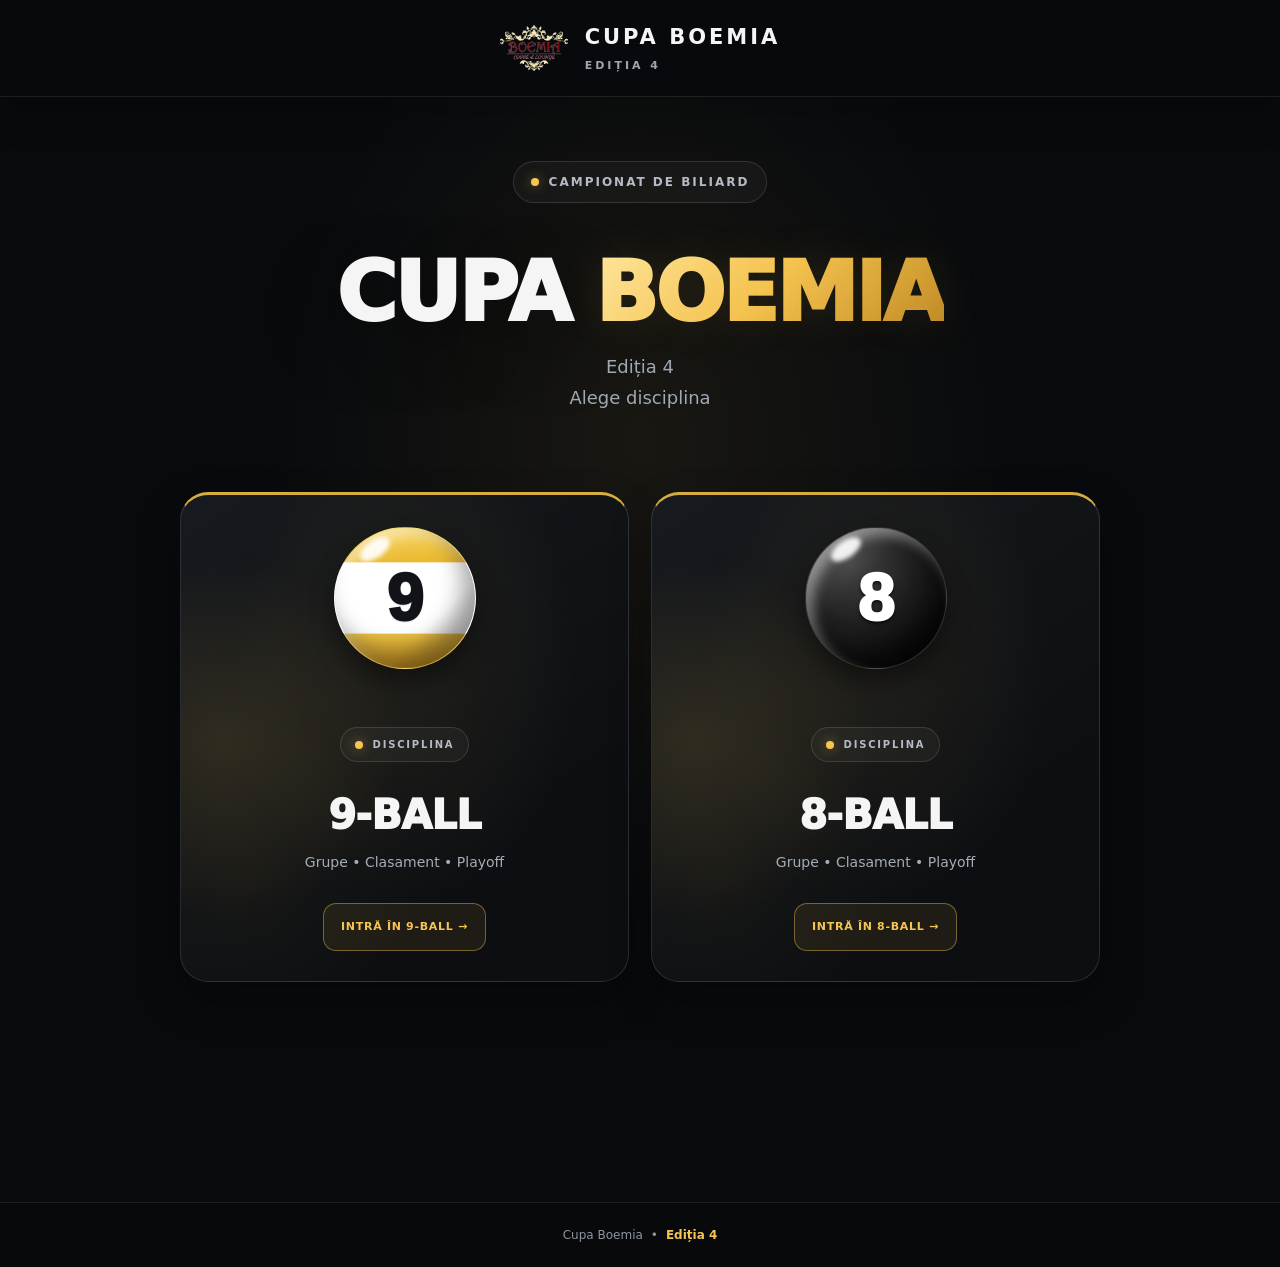
<file: index.html>
<!DOCTYPE html>
<html lang="ro">
<head>
  <meta charset="UTF-8">
  <meta name="viewport" content="width=device-width, initial-scale=1.0">
  <meta name="theme-color" content="#080a0d">
  <meta name="description" content="Cupa Boemia — Ediția 4. Campionat de biliard 8-ball și 9-ball.">
  <title>Cupa Boemia — Ediția 4</title>

  <link rel="stylesheet" href="style.css">

  <style>
    * {
      box-sizing: border-box;
    }

    body.portal {
      margin: 0;
      color: #f5f5f5;
      background:
        radial-gradient(ellipse at 50% 35%, rgba(245,196,81,.07), transparent 42%),
        #080a0d;
      overflow-x: hidden;
    }

    .portal .topbar {
      min-height: 88px;
      padding: 14px 22px;
      background: rgba(8,10,13,.96);
      border-bottom: 1px solid rgba(255,255,255,.09);
      backdrop-filter: blur(12px);
    }

    .portal .brand {
      display: flex;
      align-items: center;
      gap: 17px;
      max-width: 1120px;
      margin: 0 auto;
    }

    .portal .brand-logo {
      display: block;
      width: 68px;
      height: 68px;
      flex: 0 0 auto;
      object-fit: contain;
      border-radius: 12px;
    }

    .portal .brand b {
      display: block;
      font-size: 21px;
      letter-spacing: 3px;
      font-weight: 850;
    }

    .portal .brand small {
      display: block;
      margin-top: 5px;
      color: #a0a6af;
      font-size: 11px;
      letter-spacing: 3px;
    }

    .portal main {
      width: 100%;
      max-width: 1000px;
      margin: 0 auto;
      padding: 0 22px 60px;
    }

    .portal .portal-hero {
      text-align: center;
      padding: 64px 0 54px;
    }

    .portal .eyebrow {
      display: inline-flex;
      justify-content: center;
      align-items: center;
      gap: 10px;
      padding: 11px 17px;
      border: 1px solid rgba(255,255,255,.12);
      border-radius: 100px;
      background: rgba(255,255,255,.035);
      color: #b4bbc5;
      font-size: 12px;
      font-weight: 800;
      letter-spacing: 2px;
    }

    .portal .eyebrow::before {
      content: "";
      width: 8px;
      height: 8px;
      flex: 0 0 auto;
      border-radius: 50%;
      background: #f5c451;
      box-shadow: 0 0 12px rgba(245,196,81,.5);
    }

    .portal .portal-hero h1 {
      margin: 27px 0 16px;
      font-size: clamp(39px, 8vw, 82px);
      line-height: 1.05;
      font-weight: 950;
      letter-spacing: -2.5px;
    }

    .portal .portal-hero h1 span {
      color: #f5c451;
      background: linear-gradient(135deg, #ffe7a0, #f5c451 48%, #bd8722);
      -webkit-background-clip: text;
      background-clip: text;
      -webkit-text-fill-color: transparent;
    }

    .portal .portal-hero p {
      color: #a0a8b2;
      font-size: 18px;
      line-height: 1.7;
      margin: 15px 0 0;
    }

    .portal .disciplines {
      display: grid;
      grid-template-columns: repeat(2, minmax(0, 1fr));
      gap: 22px;
      align-items: stretch;
    }

    .portal .discipline-card {
      position: relative;
      isolation: isolate;
      display: flex;
      flex-direction: column;
      align-items: center;
      min-width: 0;
      padding: 32px 18px 30px;
      overflow: hidden;
      text-align: center;
      text-decoration: none;
      color: inherit;
      border: 1px solid rgba(255,255,255,.12);
      border-top: 3px solid #d7ad42;
      border-radius: 28px;
      background:
        radial-gradient(ellipse at 50% 35%, rgba(245,196,81,.07), transparent 55%),
        linear-gradient(145deg, #171a1e, #0c0e11 75%);
      box-shadow: 0 18px 40px rgba(0,0,0,.28);
      transition: transform .2s ease, border-color .2s ease;
      -webkit-tap-highlight-color: transparent;
    }

    .portal .discipline-card::after {
      content: "";
      position: absolute;
      inset: 0;
      z-index: -1;
      opacity: .18;
      background: radial-gradient(circle at 15% 80%, rgba(245,196,81,.18), transparent 32%);
      pointer-events: none;
    }

    .portal .discipline-card:hover {
      transform: translateY(-4px);
      border-color: rgba(245,196,81,.5);
    }

    /* Bile de biliard: dimensiuni egale pentru a ramane rotunde */

    .portal .discipline-ball {
      position: relative;
      display: flex;
      justify-content: center;
      align-items: center;
      width: 142px;
      height: 142px;
      min-width: 142px;
      flex: 0 0 142px;
      margin: 0 auto 28px;
      padding: 0;
      border: 1px solid rgba(255,255,255,.14);
      border-radius: 50%;
      overflow: hidden;
      isolation: isolate;
      font-family: Arial, Helvetica, sans-serif;
      font-size: 66px;
      font-weight: 950;
      line-height: 1;
      text-align: center;
      box-shadow:
        inset -12px -16px 22px rgba(0,0,0,.35),
        inset 7px 8px 12px rgba(255,255,255,.42),
        0 14px 25px rgba(0,0,0,.45);
      transition: transform .25s ease;
    }

    .portal .discipline-card:hover .discipline-ball {
      transform: translateY(-2px) scale(1.025);
    }

    .portal .discipline-ball::before {
      content: "";
      position: absolute;
      z-index: 2;
      top: 9%;
      left: 17%;
      width: 24%;
      height: 12%;
      border-radius: 50%;
      background: rgba(255,255,255,.9);
      filter: blur(2px);
      transform: rotate(-35deg);
      pointer-events: none;
    }

    .portal .discipline-ball::after {
      content: "";
      position: absolute;
      z-index: 1;
      inset: 0;
      border-radius: inherit;
      background: linear-gradient(
        135deg,
        rgba(255,255,255,.15),
        transparent 38%,
        transparent 68%,
        rgba(0,0,0,.24)
      );
      pointer-events: none;
    }

    /* Bila 9: galbena, cu banda alba */

    .portal .card-9ball .discipline-ball {
      color: #111318;
      background: linear-gradient(
        to bottom,
        #f7d45d 0%,
        #eab82f 24%,
        #fff 25%,
        #fff 75%,
        #e9bd43 76%,
        #c99420 100%
      );
      text-shadow: 0 1px 1px rgba(0,0,0,.12);
    }

    /* Bila 8: neagra, cu cifra alba */

    .portal .card-8ball .discipline-ball {
      color: #fff;
      background: radial-gradient(
        circle at 32% 24%,
        #454545 0%,
        #202020 42%,
        #080808 78%,
        #000 100%
      );
      border-color: rgba(255,255,255,.16);
      text-shadow: 0 2px 3px rgba(0,0,0,.7);
    }

    .portal .discipline-info {
      width: 100%;
    }

    .portal .discipline-info .eyebrow {
      padding: 9px 14px;
      font-size: 10px;
      letter-spacing: 1.8px;
    }

    .portal .discipline-info h2 {
      margin: 20px 0 10px;
      font-size: clamp(28px, 4vw, 40px);
      line-height: 1.1;
      font-weight: 950;
      letter-spacing: -.7px;
    }

    .portal .discipline-info p {
      min-height: 28px;
      margin: 14px 0 24px;
      color: #a4acb7;
      font-size: 14px;
      line-height: 1.6;
    }

    .portal .discipline-button {
      display: inline-flex;
      align-items: center;
      justify-content: center;
      min-height: 48px;
      padding: 0 17px;
      border: 1px solid rgba(245,196,81,.42);
      border-radius: 13px;
      background: rgba(245,196,81,.08);
      color: #f5c451;
      font-size: 11px;
      font-weight: 900;
      letter-spacing: .7px;
      transition: background .2s ease, color .2s ease;
    }

    .portal .discipline-card:hover .discipline-button {
      background: #f5c451;
      color: #111;
    }

    .portal footer {
      display: flex;
      justify-content: center;
      align-items: center;
      gap: 8px;
      flex-wrap: wrap;
      padding: 23px 16px;
      border-top: 1px solid rgba(255,255,255,.09);
      color: #8d96a1;
      font-size: 12px;
    }

    .portal footer b {
      color: #f5c451;
    }

    .portal a:focus-visible {
      outline: 3px solid #f5c451;
      outline-offset: 5px;
    }

    @media (max-width: 650px) {
      .portal .topbar {
        min-height: 82px;
        padding: 12px 17px;
      }

      .portal .brand {
        gap: 13px;
      }

      .portal .brand-logo {
        width: 58px;
        height: 58px;
      }

      .portal .brand b {
        font-size: 17px;
        letter-spacing: 2px;
      }

      .portal .brand small {
        font-size: 10px;
        letter-spacing: 2px;
      }

      .portal main {
        padding: 0 14px 40px;
      }

      .portal .portal-hero {
        padding: 48px 0 38px;
      }

      .portal .portal-hero h1 {
        margin: 24px 0 13px;
        font-size: clamp(36px, 9.5vw, 58px);
        letter-spacing: -2px;
      }

      .portal .portal-hero p {
        font-size: 16px;
        line-height: 1.65;
      }

      .portal .eyebrow {
        gap: 8px;
        padding: 10px 13px;
        font-size: 10px;
        letter-spacing: 1.3px;
      }

      .portal .disciplines {
        gap: 12px;
      }

      .portal .discipline-card {
        padding: 24px 8px 22px;
        border-radius: 22px;
      }

      .portal .discipline-ball {
        width: clamp(94px, 27vw, 124px);
        height: clamp(94px, 27vw, 124px);
        min-width: clamp(94px, 27vw, 124px);
        flex-basis: clamp(94px, 27vw, 124px);
        margin-bottom: 22px;
        font-size: 48px;
      }

      .portal .discipline-info .eyebrow {
        padding: 8px 9px;
        font-size: 9px;
        letter-spacing: .8px;
      }

      .portal .discipline-info h2 {
        margin-top: 16px;
        font-size: clamp(21px, 5.7vw, 30px);
        letter-spacing: -.5px;
      }

      .portal .discipline-info p {
        min-height: 42px;
        margin: 11px 0 18px;
        font-size: 11px;
        line-height: 1.6;
      }

      .portal .discipline-button {
        min-height: 43px;
        padding: 0 8px;
        border-radius: 10px;
        font-size: 9px;
        letter-spacing: 0;
      }
    }

    @media (max-width: 360px) {
      .portal .disciplines {
        grid-template-columns: 1fr;
        gap: 17px;
      }

      .portal .discipline-card {
        padding: 28px 18px;
      }

      .portal .discipline-ball {
        width: 132px;
        height: 132px;
        min-width: 132px;
        flex-basis: 132px;
        font-size: 58px;
      }

      .portal .discipline-info h2 {
        font-size: 32px;
      }

      .portal .discipline-info p {
        min-height: 0;
        font-size: 13px;
      }

      .portal .discipline-button {
        padding: 0 16px;
        font-size: 11px;
      }
    }

    @media (prefers-reduced-motion: reduce) {
      .portal *,
      .portal *::before,
      .portal *::after {
        transition: none !important;
        scroll-behavior: auto !important;
      }
    }
  </style>
</head>

<body class="portal">

  <header class="topbar">
    <div class="brand">
      <img class="brand-logo" src="boemia-logo.png" alt="Logo Boemia">
      <div>
        <b>CUPA BOEMIA</b>
        <small>EDIȚIA 4</small>
      </div>
    </div>
  </header>

  <main>
    <section class="portal-hero">
      <div class="eyebrow">CAMPIONAT DE BILIARD</div>

      <h1>CUPA <span>BOEMIA</span></h1>

      <p>
        Ediția 4
        <br>
        Alege disciplina
      </p>
    </section>

    <section class="disciplines" aria-label="Alege disciplina de biliard">

      <a href="9ball.html" class="discipline-card card-9ball">
        <div class="discipline-ball" aria-label="Bila numărul 9">9</div>

        <div class="discipline-info">
          <div class="eyebrow">DISCIPLINA</div>
          <h2>9-BALL</h2>
          <p>Grupe • Clasament • Playoff</p>
          <span class="discipline-button">INTRĂ ÎN 9-BALL →</span>
        </div>
      </a>

      <a href="8ball.html" class="discipline-card card-8ball">
        <div class="discipline-ball" aria-label="Bila numărul 8">8</div>

        <div class="discipline-info">
          <div class="eyebrow">DISCIPLINA</div>
          <h2>8-BALL</h2>
          <p>Grupe • Clasament • Playoff</p>
          <span class="discipline-button">INTRĂ ÎN 8-BALL →</span>
        </div>
      </a>

    </section>
  </main>

  <footer>
    <span>Cupa Boemia</span>
    <span>•</span>
    <b>Ediția 4</b>
  </footer>

</body>
</html>
</file>
<file: style.css>
/* =========================================================
   CUPA BOEMIA — STYLE.CSS
   EDIȚIA 4 — PREMIUM TOURNAMENT DESIGN
   ========================================================= */

:root {
  --bg: #080a0d;
  --bg-soft: #0f1318;
  --panel: #14191f;
  --panel-2: #1b222a;

  --text: #f5f6f8;
  --muted: #9aa3ad;

  --line: rgba(255,255,255,.09);

  --accent: #f5c451;
  --accent-light: #ffe08a;
  --accent-soft: rgba(245,196,81,.14);

  --success: #62d99b;
  --danger: #ff6b6b;

  --shadow: 0 20px 60px rgba(0,0,0,.38);

  --radius: 16px;
}


/* =========================================================
   RESET
   ========================================================= */

* {
  box-sizing: border-box;
}

html {
  scroll-behavior: smooth;
}

body {
  margin: 0;
  min-height: 100vh;

  background:
    radial-gradient(
      circle at 15% -5%,
      rgba(245,196,81,.10),
      transparent 30%
    ),
    radial-gradient(
      circle at 90% 10%,
      rgba(255,255,255,.035),
      transparent 25%
    ),
    var(--bg);

  color: var(--text);

  font-family:
    Inter,
    system-ui,
    -apple-system,
    BlinkMacSystemFont,
    "Segoe UI",
    sans-serif;

  line-height: 1.5;
}

a {
  color: inherit;
  text-decoration: none;
}

button,
input,
select {
  font: inherit;
}


/* =========================================================
   SCROLLBAR
   ========================================================= */

::-webkit-scrollbar {
  width: 9px;
  height: 9px;
}

::-webkit-scrollbar-track {
  background: #07090b;
}

::-webkit-scrollbar-thumb {
  background: #30363e;
  border-radius: 20px;
}

::-webkit-scrollbar-thumb:hover {
  background: #454d57;
}


/* =========================================================
   TOPBAR
   ========================================================= */

.topbar {
  position: sticky;
  top: 0;
  z-index: 100;

  min-height: 78px;

  display: flex;
  align-items: center;

  padding: 0 28px;

  background:
    linear-gradient(
      180deg,
      rgba(8,10,13,.97),
      rgba(8,10,13,.88)
    );

  backdrop-filter: blur(18px);

  border-bottom: 1px solid var(--line);

  box-shadow:
    0 12px 40px rgba(0,0,0,.22);
}


/* =========================================================
   BRAND
   ========================================================= */

.brand {
  position: relative;

  display: flex;
  align-items: center;

  gap: 12px;
}

.brand .ball,
.ball {
  width: 34px;
  height: 34px;

  display: flex;
  align-items: center;
  justify-content: center;

  border-radius: 50%;

  background:
    radial-gradient(
      circle at 30% 25%,
      #fff 0 8%,
      #f5c451 9% 55%,
      #9c6d17 100%
    );

  color: #17130a;

  font-size: 11px;
  font-weight: 950;

  box-shadow:
    0 8px 25px rgba(245,196,81,.15),
    inset -5px -6px 10px rgba(0,0,0,.2);
}

.brand b {
  display: block;

  font-size: 17px;
  letter-spacing: 2.5px;
}

.brand small {
  display: block;

  margin-top: 2px;

  color: var(--accent);

  font-size: 8px;
  font-weight: 900;
  letter-spacing: 2px;
}

.brand::after {
  display: none;
}


/* =========================================================
   NAV
   ========================================================= */

nav {
  display: flex;
  align-items: center;

  gap: 5px;

  margin-left: auto;
}

nav a {
  padding: 10px 13px;

  border-radius: 9px;

  color: var(--muted);

  font-size: 13px;
  font-weight: 750;

  transition:
    color .2s ease,
    background .2s ease,
    transform .2s ease;
}

nav a:hover {
  color: var(--text);

  background:
    rgba(255,255,255,.055);

  transform: translateY(-1px);
}


/* =========================================================
   GENERAL CONTAINER
   ========================================================= */

.container {
  width: min(1400px, calc(100% - 36px));

  margin: 0 auto;
}


/* =========================================================
   EYEBROW
   ========================================================= */

.eyebrow {
  display: inline-flex;
  align-items: center;
  gap: 9px;

  padding: 7px 12px;

  border: 1px solid var(--line);
  border-radius: 999px;

  background:
    rgba(255,255,255,.025);

  color: var(--muted);

  font-size: 10px;
  font-weight: 900;
  letter-spacing: 1.6px;
  text-transform: uppercase;
}

.eyebrow::before {
  content: "●";

  color: var(--accent);

  font-size: 7px;

  text-shadow:
    0 0 15px rgba(245,196,81,.8);
}


/* =========================================================
   =========================================================
   PAGINA PRINCIPAL — PORTAL
   =========================================================
   ========================================================= */

body.portal {
  min-height: 100vh;

  background:
    radial-gradient(
      circle at 50% -15%,
      rgba(245,196,81,.14),
      transparent 38%
    ),
    radial-gradient(
      circle at 10% 50%,
      rgba(255,255,255,.025),
      transparent 30%
    ),
    var(--bg);
}


/* =========================================================
   PORTAL HERO
   ========================================================= */

.portal-hero {
  width: min(1100px, calc(100% - 36px));

  margin: 0 auto;

  padding: 90px 0 45px;

  text-align: center;
}

.portal-hero .eyebrow {
  margin-bottom: 20px;
}

.portal-hero h1 {
  margin: 0;

  font-size:
    clamp(52px, 9vw, 105px);

  line-height: .88;

  letter-spacing: -5px;

  font-weight: 950;

  text-shadow:
    0 25px 70px rgba(0,0,0,.4);
}

.portal-hero h1 span {
  display: inline-block;

  color: var(--accent);

  text-shadow:
    0 0 45px rgba(245,196,81,.10);
}

.portal-hero p {
  margin: 25px 0 0;

  color: var(--muted);

  font-size: 15px;

  line-height: 1.7;
}


/* =========================================================
   DISCIPLINE GRID
   ========================================================= */

.disciplines {
  width: min(1100px, calc(100% - 36px));

  margin: 0 auto;

  padding: 25px 0 90px;

  display: grid !important;

  grid-template-columns:
    repeat(2, minmax(0, 1fr)) !important;

  gap: 28px;
}


/* =========================================================
   DISCIPLINE CARD
   ========================================================= */

.discipline-card {
  position: relative;

  min-height: 315px;

  display: flex !important;
  align-items: center;

  gap: 30px;

  padding: 38px;

  overflow: hidden;

  border: 1px solid var(--line);

  border-radius: 22px;

  background:
    linear-gradient(
      145deg,
      rgba(255,255,255,.055),
      rgba(255,255,255,.012)
    );

  box-shadow:
    0 22px 65px rgba(0,0,0,.30);

  transition:
    transform .25s ease,
    border-color .25s ease,
    box-shadow .25s ease;
}

.discipline-card::before {
  content: "";

  position: absolute;

  inset: 0;

  pointer-events: none;

  background:
    radial-gradient(
      circle at 10% 50%,
      rgba(245,196,81,.13),
      transparent 38%
    );
}

.discipline-card:hover {
  transform: translateY(-7px);

  border-color:
    rgba(245,196,81,.40);

  box-shadow:
    0 30px 85px rgba(0,0,0,.42);
}


/* =========================================================
   9 BALL / 8 BALL TOP ACCENT
   ========================================================= */

.card-9ball,
.card-8ball {
  border-top:
    2px solid rgba(245,196,81,.72);
}


/* =========================================================
   BILIARD BALL
   ========================================================= */

.discipline-ball {
  position: relative;
  z-index: 2;

  flex: 0 0 108px;

  width: 108px;
  height: 108px;

  display: flex;
  align-items: center;
  justify-content: center;

  border-radius: 50%;

  background:
    radial-gradient(
      circle at 31% 25%,
      #fff 0 7%,
      #e1e4e8 8% 53%,
      #858c95 100%
    );

  color: #11151a;

  font-size: 46px;

  font-weight: 950;

  box-shadow:
    0 18px 38px rgba(0,0,0,.45),
    inset -12px -14px 20px rgba(0,0,0,.16),
    inset 8px 8px 16px rgba(255,255,255,.75);
}

.card-9ball .discipline-ball {
  background:
    radial-gradient(
      circle at 31% 25%,
      #fff 0 7%,
      #f5c451 8% 53%,
      #ae7818 100%
    );
}


/* =========================================================
   DISCIPLINE INFO
   ========================================================= */

.discipline-info {
  position: relative;

  z-index: 3;

  min-width: 0;
}

.discipline-info .eyebrow {
  margin-bottom: 11px;

  padding: 5px 10px;

  font-size: 8px;
}

.discipline-info h2 {
  margin: 0;

  font-size:
    clamp(30px, 4vw, 48px);

  line-height: 1;

  letter-spacing: -1.5px;

  font-weight: 950;
}

.discipline-info p {
  margin: 10px 0 23px;

  color: var(--muted);

  font-size: 13px;
}


/* =========================================================
   DISCIPLINE BUTTON
   ========================================================= */

.discipline-button {
  display: inline-flex;
  align-items: center;

  padding: 11px 15px;

  border:
    1px solid rgba(245,196,81,.25);

  border-radius: 9px;

  background:
    rgba(245,196,81,.06);

  color: var(--accent);

  font-size: 10px;
  font-weight: 950;
  letter-spacing: .5px;

  transition:
    background .2s ease,
    border-color .2s ease,
    transform .2s ease;
}

.discipline-card:hover .discipline-button {
  background:
    rgba(245,196,81,.12);

  border-color:
    rgba(245,196,81,.42);

  transform: translateX(3px);
}


/* =========================================================
   GENERAL HERO — DISCIPLINE PAGES
   ========================================================= */

.hero {
  position: relative;

  min-height: 620px;

  display: flex;
  align-items: center;

  overflow: hidden;

  isolation: isolate;
}

.hero::before {
  content: "CUPA BOEMIA";

  position: absolute;

  right: -30px;
  bottom: 30px;

  z-index: -1;

  color:
    rgba(255,255,255,.025);

  font-size:
    clamp(80px,14vw,190px);

  font-weight: 950;

  letter-spacing: -9px;

  white-space: nowrap;

  pointer-events: none;
}

.hero::after {
  content: "";

  position: absolute;

  width: 520px;
  height: 520px;

  right: -220px;
  top: -180px;

  border-radius: 50%;

  background:
    radial-gradient(
      circle,
      rgba(245,196,81,.12),
      transparent 68%
    );

  pointer-events: none;
}

.hero-content {
  max-width: 820px;

  padding: 80px 0;
}

.hero h1 {
  margin: 20px 0 16px;

  font-size:
    clamp(44px,7vw,92px);

  line-height: .95;

  letter-spacing: -4px;

  font-weight: 950;
}

.hero h1 span {
  color: var(--accent);
}

.hero p {
  max-width: 650px;

  color: var(--muted);

  font-size: 17px;

  line-height: 1.7;
}


/* =========================================================
   BUTTONS
   ========================================================= */

.btn {
  border: 1px solid var(--line);

  border-radius: 10px;

  padding: 10px 15px;

  background:
    rgba(255,255,255,.035);

  color: var(--text);

  font-weight: 800;

  cursor: pointer;

  transition:
    transform .2s ease,
    background .2s ease,
    border-color .2s ease,
    box-shadow .2s ease;
}

.btn:hover {
  transform: translateY(-2px);

  background:
    rgba(255,255,255,.07);

  border-color:
    rgba(255,255,255,.15);
}

.btn.primary {
  background:
    linear-gradient(
      135deg,
      #f7d36c,
      #dcae3d
    );

  color: #17130a;

  border-color:
    rgba(245,196,81,.5);

  box-shadow:
    0 10px 30px rgba(245,196,81,.15);
}


/* =========================================================
   STATS
   ========================================================= */

.stats {
  display: grid;

  grid-template-columns:
    repeat(4,1fr);

  overflow: hidden;

  border:
    1px solid var(--line);

  border-radius:
    var(--radius);

  background:
    linear-gradient(
      135deg,
      rgba(255,255,255,.04),
      rgba(255,255,255,.015)
    );

  box-shadow:
    var(--shadow);
}

.stats > div {
  position: relative;

  padding: 26px;

  border-right:
    1px solid var(--line);
}

.stats > div:last-child {
  border-right: 0;
}

.stats strong {
  display: block;

  margin-bottom: 5px;

  color: var(--accent);

  font-size: 30px;

  font-weight: 950;
}

.stats span {
  color: var(--muted);

  font-size: 11px;

  font-weight: 800;

  letter-spacing: 1px;

  text-transform: uppercase;
}


/* =========================================================
   SECTIONS
   ========================================================= */

section {
  padding: 70px 0;
}

.section-head {
  display: flex;

  align-items: flex-end;

  justify-content: space-between;

  gap: 20px;

  margin-bottom: 28px;
}

.section-head h2 {
  margin: 0;

  font-size: 30px;

  letter-spacing: -1px;
}

.section-head h2::after {
  content: "";

  display: block;

  width: 55px;
  height: 3px;

  margin-top: 14px;

  border-radius: 5px;

  background: var(--accent);
}

.section-head p {
  margin: 0;

  color: var(--muted);
}


/* =========================================================
   GROUPS
   ========================================================= */

.groups {
  display: grid;

  grid-template-columns:
    repeat(2,minmax(0,1fr));

  gap: 24px;
}

.group-card {
  position: relative;

  overflow: hidden;

  background:
    linear-gradient(
      145deg,
      rgba(255,255,255,.045),
      rgba(255,255,255,.012)
    );

  border:
    1px solid var(--line);

  border-radius:
    var(--radius);

  box-shadow:
    0 14px 45px rgba(0,0,0,.18);
}

.group-card::before {
  content: "";

  position: absolute;

  left: 0;
  top: 0;

  width: 100%;
  height: 2px;

  background:
    linear-gradient(
      90deg,
      transparent,
      var(--accent),
      transparent
    );
}


/* =========================================================
   GROUP TITLE
   ========================================================= */

.group-title {
  min-height: 76px;

  padding: 0 22px;

  display: flex;

  align-items: center;

  justify-content: space-between;

  gap: 15px;

  border-bottom:
    1px solid var(--line);
}

.group-title span {
  display: flex;

  align-items: center;

  gap: 10px;

  font-size: 17px;

  font-weight: 950;

  letter-spacing: 1px;
}

.group-title span::before {
  content: "🎱";

  font-size: 15px;
}

.group-title small {
  padding: 6px 10px;

  border: 1px solid var(--line);

  border-radius: 999px;

  color: var(--muted);

  font-size: 9px;

  font-weight: 900;
}


/* =========================================================
   TABLES
   ========================================================= */

.table-wrap {
  width: 100%;

  overflow-x: auto;
}

table {
  width: 100%;

  border-collapse: collapse;

  font-variant-numeric:
    tabular-nums;

  white-space: nowrap;
}

th {
  padding: 13px 10px;

  background:
    rgba(255,255,255,.018);

  color: #7f8994;

  border-bottom:
    1px solid var(--line);

  font-size: 9px;

  font-weight: 900;

  text-align: center;
}

td {
  height: 49px;

  padding: 9px 10px;

  border-bottom:
    1px solid rgba(255,255,255,.045);

  color: #cdd2d8;

  font-size: 12px;

  text-align: center;
}

td:nth-child(2) {
  text-align: left;

  color: var(--text);
}

tbody tr {
  transition:
    background .2s ease;
}

tbody tr:hover {
  background:
    rgba(255,255,255,.025);
}


/* =========================================================
   PODIUM
   ========================================================= */

.group-card tbody tr:nth-child(1) {
  background:
    linear-gradient(
      90deg,
      rgba(212,175,55,.18),
      rgba(212,175,55,.04),
      transparent
    );
}

.group-card tbody tr:nth-child(1) td:first-child {
  color: #d4af37;

  font-size: 17px;

  font-weight: 950;
}

.group-card tbody tr:nth-child(1) td:nth-child(2) {
  color: #f4d77a;

  font-weight: 900;
}

.group-card tbody tr:nth-child(2) {
  background:
    linear-gradient(
      90deg,
      rgba(192,192,192,.10),
      transparent
    );
}

.group-card tbody tr:nth-child(2) td:first-child {
  color: #c0c0c0;

  font-weight: 950;
}

.group-card tbody tr:nth-child(3) {
  background:
    linear-gradient(
      90deg,
      rgba(205,127,50,.10),
      transparent
    );
}

.group-card tbody tr:nth-child(3) td:first-child {
  color: #cd7f32;

  font-weight: 950;
}


/* =========================================================
   PROCENTE / PUNCTE
   ========================================================= */

td:nth-child(8) strong,
td:nth-child(10) strong {
  display: inline-flex;

  align-items: center;
  justify-content: center;

  min-width: 55px;
  min-height: 28px;

  padding: 0 8px;

  border:
    1px solid var(--line);

  border-radius: 7px;

  background:
    rgba(255,255,255,.035);
}

td:nth-child(10) strong {
  color: var(--accent);

  border-color:
    rgba(245,196,81,.2);

  background:
    rgba(245,196,81,.055);
}


/* =========================================================
   BRACKET
   ========================================================= */

.bracket,
.playoff-bracket {
  display: grid;

  gap: 20px;
}

.bracket-round {
  position: relative;

  padding: 24px;

  border:
    1px solid var(--line);

  border-radius:
    var(--radius);

  background:
    linear-gradient(
      145deg,
      rgba(255,255,255,.045),
      rgba(255,255,255,.012)
    );

  box-shadow:
    0 15px 45px rgba(0,0,0,.18);
}

.bracket-round h3 {
  margin: 0 0 10px;

  color: var(--accent);

  font-size: 20px;
}

.bracket-round h4 {
  margin: 28px 0 13px;

  color: var(--muted);

  font-size: 11px;

  letter-spacing: 1.4px;

  text-transform: uppercase;
}

.bracket-match {
  min-height: 70px;

  display: grid;

  grid-template-columns:
    auto 1fr auto 1fr;

  align-items: center;

  gap: 12px;

  margin: 10px 0;

  padding: 12px 15px;

  border:
    1px solid var(--line);

  border-radius: 11px;

  background:
    rgba(255,255,255,.025);
}

.bracket-match span:first-child {
  min-width: 30px;

  height: 30px;

  display: inline-flex;

  align-items: center;
  justify-content: center;

  border-radius: 8px;

  background:
    var(--accent-soft);

  color: var(--accent);

  font-size: 10px;

  font-weight: 950;
}

.bracket-match strong {
  color: var(--text);

  font-size: 13px;
}

.bracket-match span:not(:first-child) {
  color: var(--muted);

  font-size: 9px;

  font-weight: 900;

  text-align: center;
}


/* =========================================================
   MATCHES
   ========================================================= */

.matches {
  display: grid;

  gap: 12px;
}

.match-item {
  display: flex;

  align-items: center;

  gap: 18px;

  padding: 17px 18px;

  border:
    1px solid var(--line);

  border-radius: 13px;

  background:
    rgba(255,255,255,.025);
}

.match-score {
  min-width: 72px;

  padding: 8px 12px;

  border:
    1px solid rgba(245,196,81,.2);

  border-radius: 9px;

  background:
    rgba(245,196,81,.045);

  color: var(--accent);

  font-size: 17px;

  font-weight: 950;

  text-align: center;
}


/* =========================================================
   FORMS
   ========================================================= */

.score-form {
  padding: 24px;

  border:
    1px solid var(--line);

  border-radius:
    var(--radius);

  background:
    linear-gradient(
      145deg,
      rgba(255,255,255,.045),
      rgba(255,255,255,.012)
    );

  box-shadow:
    var(--shadow);
}

.score-form select,
.score-form input {
  width: 100%;

  min-height: 44px;

  padding: 0 12px;

  border:
    1px solid var(--line);

  border-radius: 9px;

  outline: none;

  background: #101419;

  color: var(--text);
}

.score-form select:focus,
.score-form input:focus {
  border-color:
    rgba(245,196,81,.5);

  box-shadow:
    0 0 0 3px
    rgba(245,196,81,.08);
}

#scoreMessage {
  margin-top: 15px;

  padding: 10px 12px;

  border-left:
    3px solid var(--accent);

  background:
    rgba(255,255,255,.025);

  color: var(--muted);
}


/* =========================================================
   FOOTER
   ========================================================= */

footer {
  margin-top: 70px;

  padding: 35px 20px;

  border-top:
    1px solid var(--line);

  background:
    rgba(0,0,0,.15);

  color: var(--muted);

  text-align: center;

  font-size: 11px;
}


/* =========================================================
   PREMIUM GLOW
   ========================================================= */

.group-card,
.bracket-round,
.score-form,
.stats {
  position: relative;
}

.group-card::after,
.bracket-round::after,
.score-form::after,
.stats::after {
  content: "";

  position: absolute;

  inset: 0;

  border-radius: inherit;

  pointer-events: none;

  box-shadow:
    inset 0 1px rgba(255,255,255,.035);
}


/* =========================================================
   DISCIPLINE ACCENT
   ========================================================= */

body.discipline-8ball .eyebrow::before {
  content: "8";
}

body.discipline-9ball .eyebrow::before {
  content: "9";
}


/* =========================================================
   SELECTION
   ========================================================= */

::selection {
  background:
    rgba(245,196,81,.25);

  color: #fff;
}


/* =========================================================
   RESPONSIVE — TABLET
   ========================================================= */

@media (max-width: 900px) {

  .topbar {
    padding: 0 18px;
  }

  .groups {
    grid-template-columns: 1fr;
  }

  .stats {
    grid-template-columns:
      repeat(2,1fr);
  }

  .stats > div:nth-child(2) {
    border-right: 0;
  }

  .stats > div:nth-child(-n+2) {
    border-bottom:
      1px solid var(--line);
  }

  .hero {
    min-height: 560px;
  }
}


/* =========================================================
   RESPONSIVE — PORTAL
   IMPORTANT:
   8-BALL + 9-BALL REMAIN SIDE BY SIDE
   ========================================================= */

@media (max-width: 700px) {

  .portal-hero {
    width:
      calc(100% - 24px);

    padding:
      65px 0 35px;
  }

  .portal-hero h1 {
    font-size:
      clamp(48px,14vw,75px);

    letter-spacing:
      -4px;
  }

  .disciplines {
    width:
      calc(100% - 24px);

    grid-template-columns:
      repeat(2,minmax(0,1fr)) !important;

    gap: 12px;

    padding-bottom: 55px;
  }

  .discipline-card {
    min-height: 270px;

    flex-direction: column !important;

    justify-content: center;

    text-align: center;

    gap: 16px;

    padding:
      22px 12px;
  }

  .discipline-ball {
    flex:
      0 0 78px;

    width: 78px;
    height: 78px;

    font-size: 32px;
  }

  .discipline-info h2 {
    font-size: 25px;
  }

  .discipline-info p {
    margin-bottom: 14px;

    font-size: 10px;
  }

  .discipline-button {
    padding:
      8px 9px;

    font-size: 8px;
  }
}


/* =========================================================
   RESPONSIVE — SMALL PHONE
   ========================================================= */

@media (max-width: 480px) {

  .topbar {
    min-height: 65px;

    padding:
      0 12px;
  }

  .brand b {
    font-size: 13px;

    letter-spacing: 1.5px;
  }

  .brand small {
    display: none;
  }

  nav {
    gap: 2px;
  }

  nav a {
    padding:
      8px 7px;

    font-size: 9px;
  }

  .container {
    width:
      calc(100% - 22px);
  }

  .hero {
    min-height: 520px;
  }

  .hero-content {
    padding:
      60px 0;
  }

  .hero h1 {
    font-size:
      clamp(40px,13vw,65px);
  }

  .hero p {
    font-size: 14px;
  }

  .hero::before {
    display: none;
  }

  section {
    padding:
      45px 0;
  }

  .section-head {
    align-items:
      flex-start;

    flex-direction:
      column;
  }

  .section-head h2 {
    font-size: 25px;
  }

  .stats {
    grid-template-columns:
      1fr 1fr;
  }

  .stats > div {
    padding:
      20px 15px;
  }

  .stats strong {
    font-size: 24px;
  }

  .stats span {
    font-size: 9px;
  }

  .group-title {
    min-height: 68px;

    padding:
      0 15px;
  }

  .group-title span {
    font-size: 14px;
  }

  th {
    padding:
      10px 7px;

    font-size: 8px;
  }

  td {
    padding:
      8px 7px;

    font-size: 11px;
  }

  .bracket-round {
    padding: 17px;
  }

  .bracket-match {
    grid-template-columns:
      auto 1fr;

    gap: 8px;
  }

  .bracket-match span:not(:first-child) {
    grid-column: 2;
  }

  .match-item {
    flex-wrap: wrap;
  }
/* =========================================================
   MOBILE FIX — CUPA BOEMIA
   ========================================================= */

@media (max-width: 700px) {

  /* Evită orice overflow orizontal */
  html,
  body {
    width: 100%;
    max-width: 100%;
    overflow-x: hidden !important;
  }

  /* HERO */
  .hero {
    width: 100% !important;
    max-width: 100% !important;
    min-width: 0 !important;
    margin: 0 !important;
    padding: 55px 18px 45px !important;

    display: flex !important;
    flex-direction: column !important;
    align-items: center !important;
    justify-content: center !important;

    text-align: center !important;
    gap: 28px !important;
  }

  /* Zona principală cu titlul */
  .hero > * {
    min-width: 0 !important;
    max-width: 100% !important;
  }

  .hero h1 {
    width: 100% !important;
    max-width: 100% !important;
    margin: 0 !important;

    font-size: clamp(48px, 15vw, 72px) !important;
    line-height: .9 !important;
    text-align: center !important;
  }

  .hero h1 span {
    display: block !important;
  }

  /* Textul descriptiv din hero */
  .hero p {
    width: 100% !important;
    max-width: 340px !important;
    margin: 0 auto !important;

    font-size: 16px !important;
    line-height: 1.6 !important;
    text-align: center !important;
  }

  /* Butoanele din hero */
  .hero-actions,
  .hero-buttons {
    width: 100% !important;
    max-width: 360px !important;

    display: flex !important;
    flex-direction: column !important;
    align-items: stretch !important;
    gap: 10px !important;
  }

  .hero-actions a,
  .hero-buttons a,
  .hero-actions button,
  .hero-buttons button {
    width: 100% !important;
    max-width: 100% !important;
    box-sizing: border-box !important;
  }

  /* Orice coloană internă a hero-ului */
  .hero-grid,
  .hero-content,
  .hero-copy,
  .hero-side {
    width: 100% !important;
    max-width: 100% !important;
    min-width: 0 !important;
    margin: 0 !important;
  }

  /* Statistici */
  .stats {
    width: calc(100% - 20px) !important;
    max-width: 100% !important;
    margin-left: auto !important;
    margin-right: auto !important;
    grid-template-columns: repeat(2, minmax(0, 1fr)) !important;
  }

  /* Navigarea de sus */
  .topbar {
    width: 100% !important;
    max-width: 100% !important;
    overflow: hidden !important;
  }

  .topbar-inner,
  .nav {
    max-width: 100% !important;
    min-width: 0 !important;
  }

  /* Titlurile mari */
  .section-title,
  .page-title {
    max-width: 100% !important;
    overflow-wrap: anywhere !important;
  }
}
  .match-score {
    margin-left: auto;
  }
}

/* =========================================================
   BILE DISTINCTE ÎN CLASAMENTELE CUPA BOEMIA
   ========================================================= */

.group-title span::before {
  content: "9";
  display: inline-flex;
  align-items: center;
  justify-content: center;
  flex: 0 0 24px;
  width: 24px;
  height: 24px;
  box-sizing: border-box;
  border-radius: 50%;
  background: #f5c451;
  color: #171717;
  border: 2px solid #ffffff;
  font-size: 13px;
  font-weight: 950;
  line-height: 1;
}

body.discipline-8ball .group-title span::before {
  content: "8";
  background: #171717;
  color: #ffffff;
  border-color: #d9d9d9;
}
/* BILE CORECTE ÎN BARA DE SUS — 9-BALL / 8-BALL */

body.discipline-9ball .brand .ball {
color: #17130a;
background: linear-gradient(
to bottom,
#f7d45d 0%,
#eab82f 24%,
#fff 25%,
#fff 75%,
#e9bd43 76%,
#c99420 100%
);
border: 1px solid rgba(255,255,255,.55);
box-shadow:
0 8px 25px rgba(245,196,81,.2),
inset -4px -5px 7px rgba(0,0,0,.18);
}

body.discipline-8ball .brand .ball {
color: #fff;
background: radial-gradient(
circle at 32% 24%,
#454545 0%,
#202020 42%,
#080808 78%,
#000 100%
);
border: 1px solid rgba(255,255,255,.22);
box-shadow:
0 8px 25px rgba(0,0,0,.4),
inset -4px -5px 7px rgba(0,0,0,.5);
}
</file>
